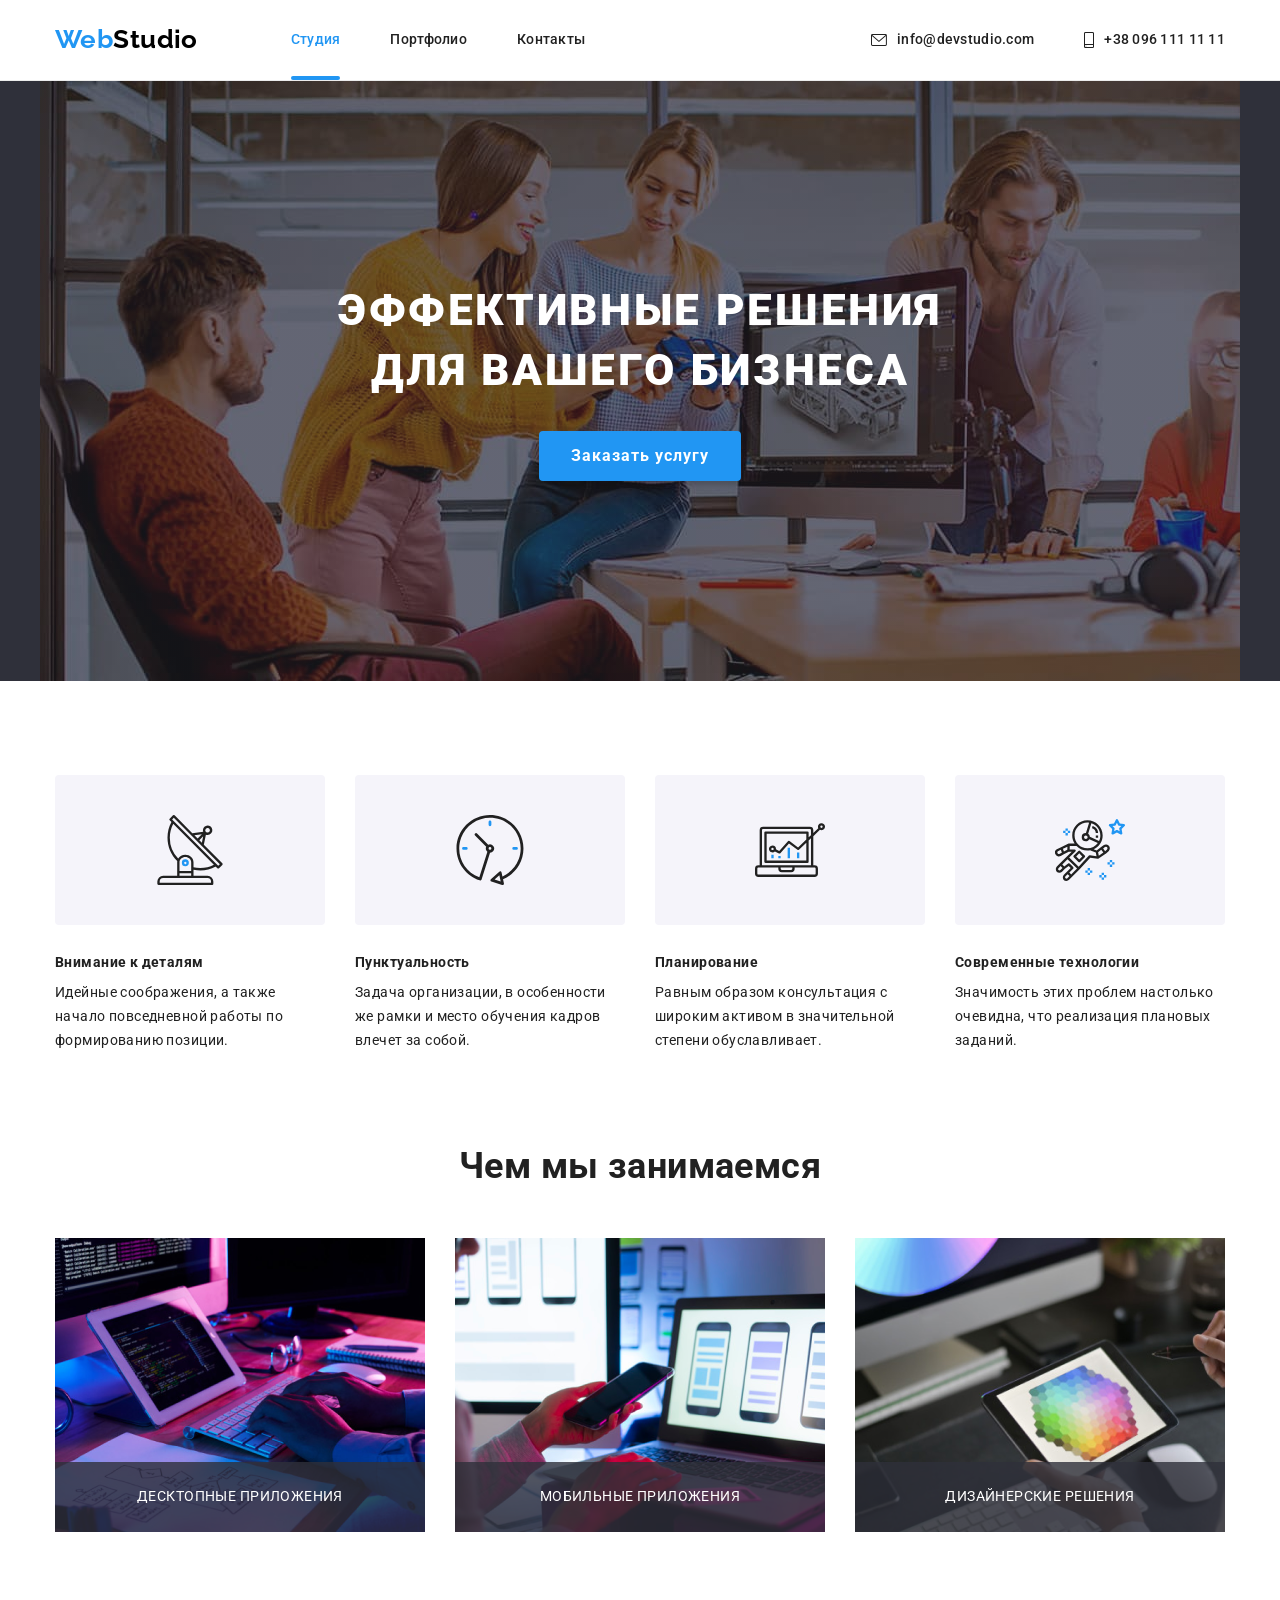
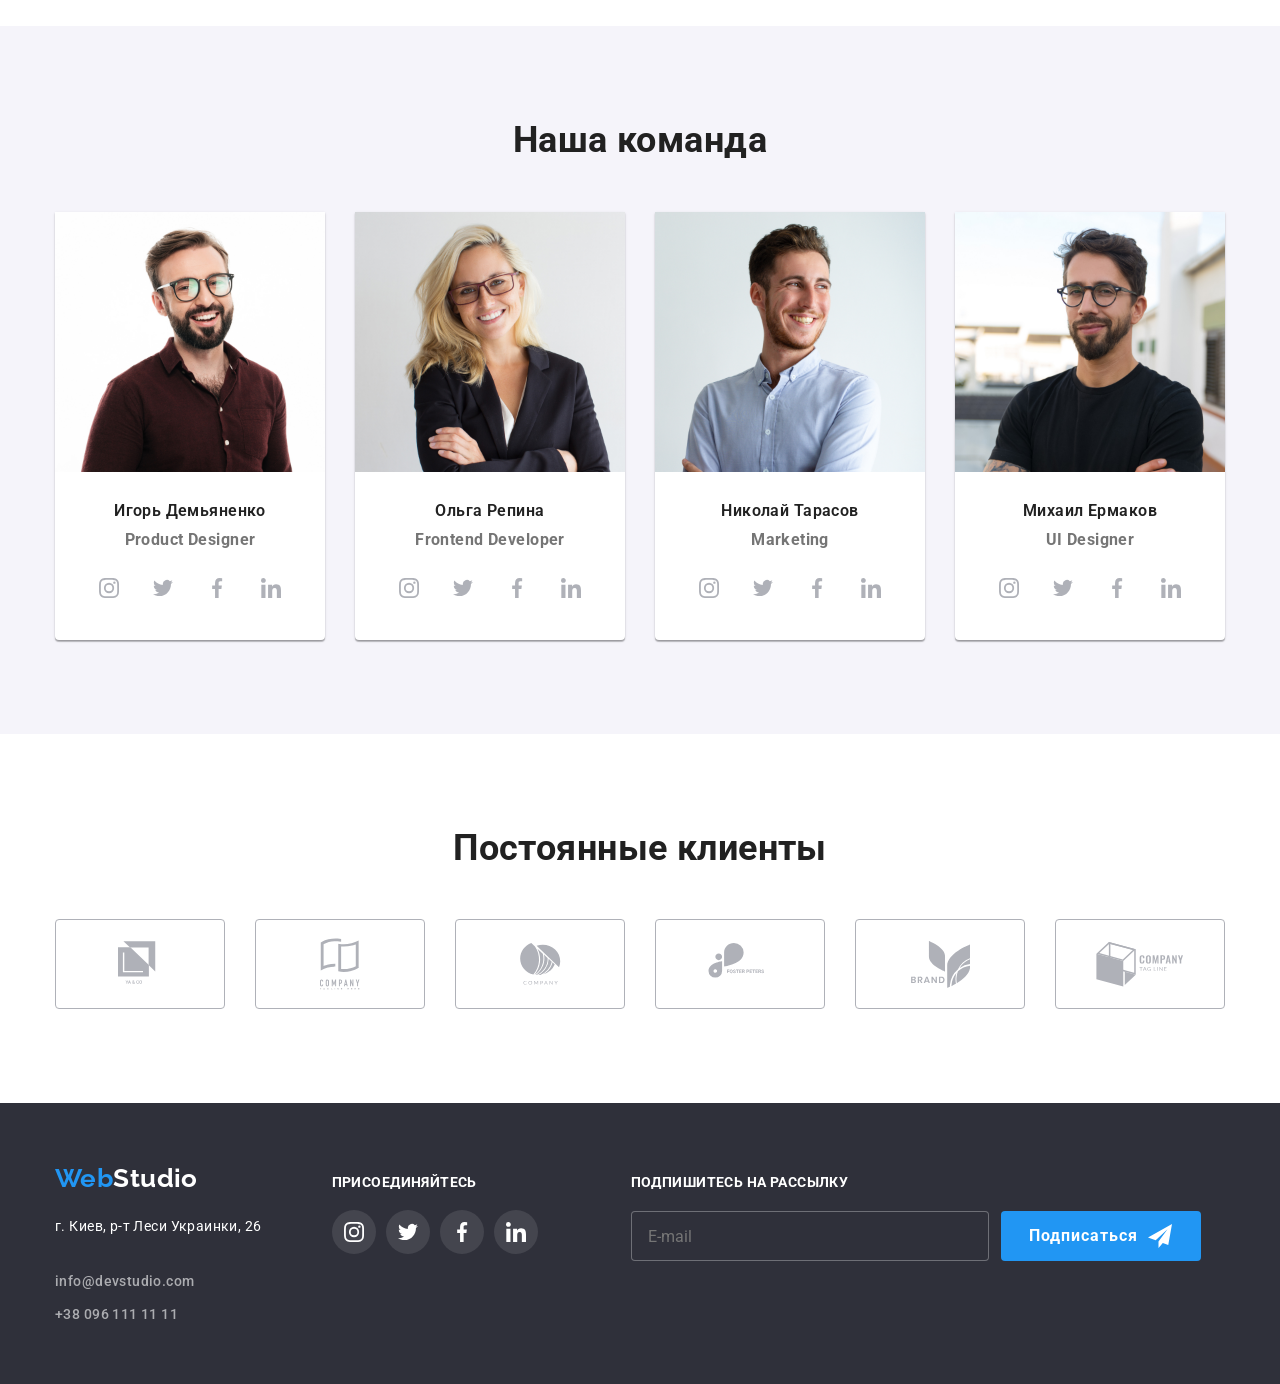
<file: index.html>
<!DOCTYPE html>
<html lang="ru">
  <head>
    <meta charset="UTF-8" />
    <meta name="viewport" content="width=device-width, initial-scale=1.0" />
    <title>WepStudio</title>
    <link rel="preconnect" href="https://fonts.gstatic.com" />
    <link
      href="https://fonts.googleapis.com/css2?family=Raleway:wght@700&family=Roboto:wght@400;700;900&display=swap"
      rel="stylesheet"
    />
    <link rel="stylesheet" href="./css/modern-normalize.css" />
    <link rel="stylesheet" href="./css/styles.css" />
  </head>
  <body>
    <!-- Шапка сайта -->
    <header class="page-header">
      <!-- ===CONTAINER=== -->
      <div class="container">
        <nav class="header-nav">
          <a href="./index.html" class="logo"
            ><span class="logo-web">Web</span>Studio</a
          >

          <ul class="site-nav">
            <li class="item">
              <a href="./index.html" class="link current">Студия</a>
            </li>
            <li class="item">
              <a href="./portfolio.html" class="link">Портфолио</a>
            </li>
            <li class="item"><a href="" class="link">Контакты</a></li>
          </ul>
        </nav>

        <ul class="site-nav-contacts">
          <li class="item">
            <a href="mailto:info@devstudio.com" class="link">
              <svg class="mailto-icon" width="16px" height="12px">
                <use href="./images/icons2.svg#icon-envelope"></use></svg
              >info@devstudio.com</a
            >
          </li>
          <li class="item">
            <a href="tel:+380961111111" class="link">
              <svg class="tel-icon" width="10px" height="16px">
                <use href="./images/icons2.svg#icon-smartphone"></use></svg
              >+38 096 111 11 11</a
            >
          </li>
        </ul>
      </div>
    </header>

    <main>
      <!-- Герой -->
      <!-- ===CONTAINER=== -->

      <section class="hero">
        <div class="container">
          <h1 class="hero-title">
            ЭФФЕКТИВНЫЕ РЕШЕНИЯ <br />ДЛЯ ВАШЕГО БИЗНЕСА
          </h1>
          <button class="hero-studio" data-modal-open>Заказать услугу</button>
        </div>
      </section>
      <!-- Особенности -->
      <!-- ===CONTAINER=== -->

      <section class="section">
        <div class="container">
          <!-- <h2>Особенности</h2> -->

          <ul class="feature">
            <li class="item">
              <div class="container-icon">
                <svg class="feature-icon">
                  <use href="./images/icons2.svg#icon-antenna"></use>
                </svg>
              </div>

              <h3 class="section-title heading">Внимание к деталям</h3>
              <p class="text">
                Идейные соображения, а также начало повседневной работы по
                формированию позиции.
              </p>
            </li>
            <li class="item">
              <div class="container-icon">
                <svg class="feature-icon">
                  <use href="./images/icons2.svg#icon-clock"></use>
                </svg>
              </div>

              <h3 class="section-title heading">Пунктуальность</h3>
              <p class="text">
                Задача организации, в особенности же рамки и место обучения
                кадров влечет за собой.
              </p>
            </li>
            <li class="item">
              <div class="container-icon">
                <svg class="feature-icon">
                  <use href="./images/icons2.svg#icon-diagram"></use>
                </svg>
              </div>

              <h3 class="section-title heading">Планирование</h3>
              <p class="text">
                Равным образом консультация с широким активом в значительной
                степени обуславливает.
              </p>
            </li>
            <li class="item">
              <div class="container-icon">
                <svg class="feature-icon">
                  <use href="./images/icons2.svg#icon-astronaut"></use>
                </svg>
              </div>

              <h3 class="section-title heading">Современные технологии</h3>
              <p class="text">
                Значимость этих проблем настолько очевидна, что реализация
                плановых заданий.
              </p>
            </li>
          </ul>
        </div>
      </section>

      <!-- Чем мы занимаемся -->
      <!-- ===CONTAINER=== -->
      <section class="section">
        <div class="container">
          <h3 class="section-heading">Чем мы занимаемся</h3>

          <ul class="card-set">
            <li class="item">
              <div class="card-set-thumb">
                <img src="./images/box1.png" alt="бокс1" width="370" />
                <p class="card-set-thumb-text">Десктопные приложения</p>
              </div>
            </li>
            <li class="item">
              <div class="card-set-thumb">
                <img src="./images/box2.png" alt="бокс2" width="370" />
                <p class="card-set-thumb-text">Мобильные приложения</p>
              </div>
            </li>
            <li class="item">
              <div class="card-set-thumb">
                <img src="./images/box3.png" alt="бокс3" width="370" />
                <p class="card-set-thumb-text">Дизайнерские решения</p>
              </div>
            </li>
          </ul>
        </div>
      </section>

      <!-- Наша команда -->
      <!-- ===CONTAINER=== -->

      <section class="section-command">
        <div class="container">
          <h3 class="section-heading">Наша команда</h3>

          <ul class="card-group">
            <li class="item">
              <a href="" class="card-group-link"
                ><img
                  src="./images/member1.jpg"
                  alt="Игорь Демьяненко"
                  width="270"
                />
                <h3 class="section-title-group">Игорь Демьяненко</h3>
                <p class="text-group">Product Designer</p>
              </a>
              <div class="social">
                <ul class="social-list">
                  <li class="social-link-icon">
                    <a href="" class="social-link">
                      <svg class="social-icon" width="20px" height="20px">
                        <use href="./images/icons2.svg#icon-instagram"></use>
                      </svg>
                    </a>
                  </li>
                  <li class="social-link-icon">
                    <a href="" class="social-link">
                      <svg class="social-icon" width="20px" height="20px">
                        <use href="./images/icons2.svg#icon-twitter"></use>
                      </svg>
                    </a>
                  </li>
                  <li class="social-link-icon">
                    <a href="" class="social-link">
                      <svg class="social-icon" width="20px" height="20px">
                        <use href="./images/icons2.svg#icon-facebook"></use>
                      </svg>
                    </a>
                  </li>
                  <li class="social-link-icon">
                    <a href="" class="social-link">
                      <svg class="social-icon" width="20px" height="20px">
                        <use href="./images/icons2.svg#icon-linkedin"></use>
                      </svg>
                    </a>
                  </li>
                </ul>
              </div>
            </li>

            <li class="item">
              <a href="" class="card-group-link"
                ><img src="./images/member2.jpg" alt="Ольга Репина" width="270"
              /></a>
              <h3 class="section-title-group">Ольга Репина</h3>
              <p class="text-group">Frontend Developer</p>
              <div class="social">
                <ul class="social-list">
                  <li class="social-link-icon">
                    <a href="" class="social-link">
                      <svg class="social-icon" width="20px" height="20px">
                        <use href="./images/icons2.svg#icon-instagram"></use>
                      </svg>
                    </a>
                  </li>
                  <li class="social-link-icon">
                    <a href="" class="social-link">
                      <svg class="social-icon" width="20px" height="20px">
                        <use href="./images/icons2.svg#icon-twitter"></use>
                      </svg>
                    </a>
                  </li>
                  <li class="social-link-icon">
                    <a href="" class="social-link">
                      <svg class="social-icon" width="20px" height="20px">
                        <use href="./images/icons2.svg#icon-facebook"></use>
                      </svg>
                    </a>
                  </li>
                  <li class="social-link-icon">
                    <a href="" class="social-link">
                      <svg class="social-icon" width="20px" height="20px">
                        <use href="./images/icons2.svg#icon-linkedin"></use>
                      </svg>
                    </a>
                  </li>
                </ul>
              </div>
            </li>

            <li class="item">
              <a href="" class="card-group-link"
                ><img
                  src="./images/member3.jpg"
                  alt="Николай Тарасов"
                  width="270"
              /></a>
              <h3 class="section-title-group">Николай Тарасов</h3>
              <p class="text-group">Marketing</p>
              <div class="social">
                <ul class="social-list">
                  <li class="social-link-icon">
                    <a href="" class="social-link">
                      <svg class="social-icon" width="20px" height="20px">
                        <use href="./images/icons2.svg#icon-instagram"></use>
                      </svg>
                    </a>
                  </li>
                  <li class="social-link-icon">
                    <a href="" class="social-link">
                      <svg class="social-icon" width="20px" height="20px">
                        <use href="./images/icons2.svg#icon-twitter"></use>
                      </svg>
                    </a>
                  </li>
                  <li class="social-link-icon">
                    <a href="" class="social-link">
                      <svg class="social-icon" width="20px" height="20px">
                        <use href="./images/icons2.svg#icon-facebook"></use>
                      </svg>
                    </a>
                  </li>
                  <li class="social-link-icon">
                    <a href="" class="social-link">
                      <svg class="social-icon" width="20px" height="20px">
                        <use href="./images/icons2.svg#icon-linkedin"></use>
                      </svg>
                    </a>
                  </li>
                </ul>
              </div>
            </li>
            <li class="item">
              <a href="" class="card-group-link"
                ><img
                  src="./images/member4.jpg"
                  alt="Михаил Ермаков"
                  width="270"
              /></a>
              <h3 class="section-title-group">Михаил Ермаков</h3>
              <p class="text-group">UI Designer</p>
              <div class="social">
                <ul class="social-list">
                  <li class="social-link-icon">
                    <a href="" class="social-link">
                      <svg class="social-icon" width="20px" height="20px">
                        <use href="./images/icons2.svg#icon-instagram"></use>
                      </svg>
                    </a>
                  </li>
                  <li class="social-link-icon">
                    <a href="" class="social-link">
                      <svg class="social-icon" width="20px" height="20px">
                        <use href="./images/icons2.svg#icon-twitter"></use>
                      </svg>
                    </a>
                  </li>
                  <li class="social-link-icon">
                    <a href="" class="social-link">
                      <svg class="social-icon" width="20px" height="20px">
                        <use href="./images/icons2.svg#icon-facebook"></use>
                      </svg>
                    </a>
                  </li>
                  <li class="social-link-icon">
                    <a href="" class="social-link">
                      <svg class="social-icon" width="20px" height="20px">
                        <use href="./images/icons2.svg#icon-linkedin"></use>
                      </svg>
                    </a>
                  </li>
                </ul>
              </div>
            </li>
          </ul>
        </div>
      </section>

      <!-- Постоянные клиенты -->
      <section class="container">
        <div class="client-container">
          <h2 class="title-client">Постоянные клиенты</h2>

          <ul class="client-list">
            <li class="client-item">
              <a href="" class="client-link">
                <svg class="client-icon" width="44" height="50">
                  <use href="./images/icons2.svg#icon-logo1"></use>
                </svg>
              </a>
            </li>
            <li class="client-item">
              <a href="" class="client-link">
                <svg class="client-icon" width="40" height="52">
                  <use href="./images/icons2.svg#icon-logo2"></use>
                </svg>
              </a>
            </li>
            <li class="client-item">
              <a href="" class="client-link">
                <svg class="client-icon" width="41" height="42">
                  <use href="./images/icons2.svg#icon-logo3"></use>
                </svg>
              </a>
            </li>
            <li class="client-item">
              <a href="" class="client-link">
                <svg class="client-icon" width="80" height="42">
                  <use href="./images/icons2.svg#icon-logo4"></use>
                </svg>
              </a>
            </li>
            <li class="client-item">
              <a href="" class="client-link">
                <svg class="client-icon" width="59" height="47">
                  <use href="./images/icons2.svg#icon-logo5"></use>
                </svg>
              </a>
            </li>
            <li class="client-item">
              <a href="" class="client-link">
                <svg class="client-icon" width="88" height="45">
                  <use href="./images/icons2.svg#icon-logo6"></use>
                </svg>
              </a>
            </li>
          </ul>
        </div>
      </section>
    </main>

    <!-- Футер -->
    <!-- ===CONTAINER=== -->

    <footer class="footer">
      <div class="container">
        <div class="adress-container">
          <a href="./index.html" class="footer-logo"
            ><span class="logo-web">Web</span>Studio</a
          >

          <address id="contacts" class="cont-adress">
            г. Киев, р-т Леси Украинки, 26 <br />
          </address>

          <address class="cont-adress">
            <ul class="footer-contacts">
              <li class="item">
                <a href="mailto:info@devstudio.com" class="link"
                  >info@devstudio.com</a
                >
              </li>
              <li class="item">
                <a href="tel:+380961111111" class="link">+38 096 111 11 11</a>
              </li>
            </ul>
          </address>
        </div>
        <div class="social-footer">
          <h2 class="title-footer">присоединяйтесь</h2>

          <!-- Соц сети -->
          <div>
            <ul class="social-list-footer">
              <li class="social-link-icon-footer">
                <a href="" class="social-link">
                  <svg class="social-icon-foot" width="20px" height="20px">
                    <use href="./images/icons2.svg#icon-instagram"></use>
                  </svg>
                </a>
              </li>
              <li class="social-link-icon-footer">
                <a href="" class="social-link">
                  <svg class="social-icon-foot" width="20px" height="20px">
                    <use href="./images/icons2.svg#icon-twitter"></use>
                  </svg>
                </a>
              </li>
              <li class="social-link-icon-footer">
                <a href="" class="social-link">
                  <svg class="social-icon-foot" width="20px" height="20px">
                    <use href="./images/icons2.svg#icon-facebook"></use>
                  </svg>
                </a>
              </li>
              <li class="social-link-icon-footer">
                <a href="" class="social-link">
                  <svg class="social-icon-foot" width="20px" height="20px">
                    <use href="./images/icons2.svg#icon-linkedin"></use>
                  </svg>
                </a>
              </li>
            </ul>
          </div>
        </div>

        <!-- ---Mailing--- -->
        <div class="mailing-container">
          <p class="mailing-text">Подпишитесь на рассылку</p>
          <form class="mailing-form">
            <label class="mailing-label">
              <input
                class="mailing-input"
                type="email"
                name="email"
                placeholder="E-mail"
              />
            </label>
            <button class="subscribe-btn" type="submit">
              Подписаться
              <svg class="send-icon" width="24" height="24">
                <use href="../images/icons2.svg#icon-send"></use>
              </svg>
            </button>
          </form>
        </div>
      </div>
    </footer>

    <!-- ====Модельное Окно=== -->

    <div class="backdrop is-hidden" data-modal>
      <div class="modal">
        <p class="modal-text">Оставьте свои данные, мы вам перезвоним</p>
        <form class="modal-form">
          <label for="username" class="modal-label">Имя</label>
          <div class="input-wraper">
            <input
              type="text"
              name="username"
              id="username"
              class="modal-input"
            />
            <svg class="input-icon" width="18" height="18">
              <use href="./images/icons2.svg#icon-person-black"></use>
            </svg>
          </div>

          <label for="tel" class="modal-label">Телефон</label>
          <div class="input-wraper">
            <input type="tel" name="tel" id="tel" class="modal-input" />
            <svg class="input-icon" width="18" height="18">
              <use href="./images/icons2.svg#icon-phone-black"></use>
            </svg>
          </div>
          <label for="email" class="modal-label">Почта</label>
          <div class="input-wraper">
            <input type="email" name="email" id="email" class="modal-input" />
            <svg class="input-icon" width="18" height="18">
              <use href="./images/icons2.svg#icon-email-black"></use>
            </svg>
          </div>
          <label class="modal-label">
            Комментарий

            <textarea
              name="feedback"
              rows="10"
              placeholder="Введите текст"
              class="modal-input feedback"
            ></textarea>
          </label>
        </form>

        <form class="checkbox">
          <label class="checkbox-label">
            <input class="checkbox-input" type="checkbox" />
            <span class="checkbox-text"
              >Соглашаюсь с рассылкой и принимаю
              <a class="checkbox-link" href="#">Условия договора</a>
            </span>
            <svg class="check-icon" width="16" height="15">
              <use href="./images/icons2.svg#icon-check"></use>
            </svg>
            <svg class="uncheck-icon" width="16" height="15">
              <use href="./images/icons2.svg#icon-uncheck"></use>
            </svg>
          </label>
        </form>

        <button class="modal-btn" type="submit">Отправить</button>

        <button class="modal-close" data-modal-close>
          <svg class="close-icon" width="18px" height="18px">
            <use href="./images/icons2.svg#icon-close"></use>
          </svg>
        </button>
      </div>
    </div>
    <script src="./js/modal.js"></script>
  </body>
</html>
</file>
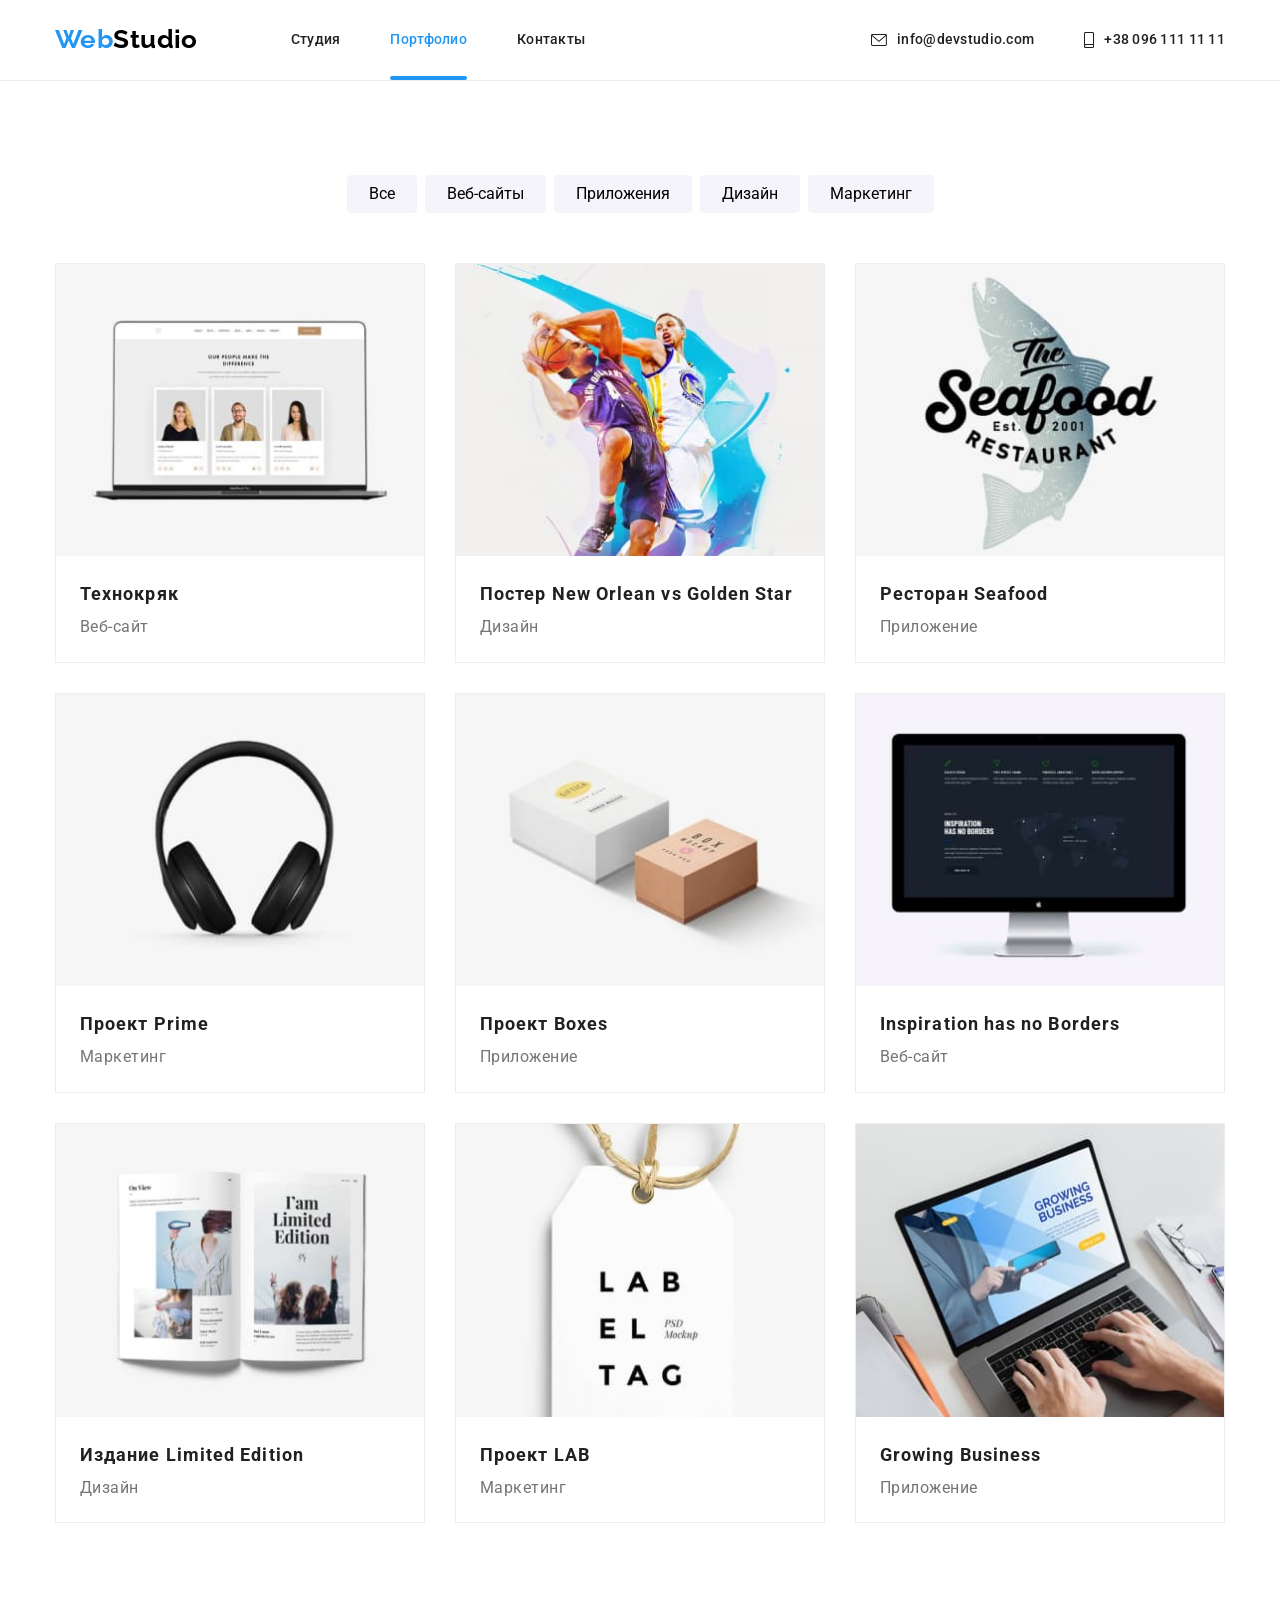
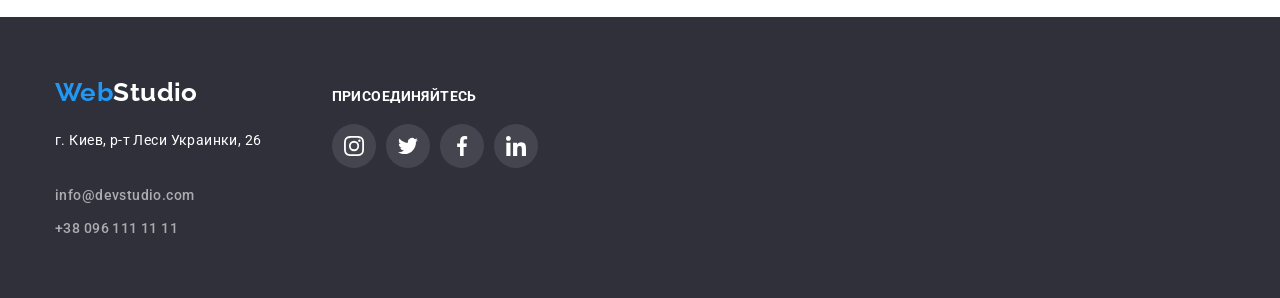
<file: portfolio.html>
<!DOCTYPE html>
<html lang="ru">
  <head>
    <meta charset="UTF-8" />
    <meta name="viewport" content="width=device-width, initial-scale=1.0" />
    <title>WepStudio</title>
    <link rel="preconnect" href="https://fonts.gstatic.com" />
    <link
      href="https://fonts.googleapis.com/css2?family=Raleway:wght@700&family=Roboto:wght@400;700;900&display=swap"
      rel="stylesheet"
    />
    <link rel="stylesheet" href="./css/modern-normalize.css" />
    <link rel="stylesheet" href="./css/styles.css" />
  </head>
  <body>
    <!-- Шапка сайта -->
    <header class="page-header">
      <!-- ===CONTAINER=== -->
      <div class="container">
        <nav class="header-nav">
          <a href="./index.html" class="logo"
            ><span class="logo-web">Web</span>Studio</a
          >

          <ul class="site-nav">
            <li class="item">
              <a href="./index.html" class="link">Студия</a>
            </li>
            <li class="item">
              <a href="./portfolio.html" class="link current">Портфолио</a>
            </li>
            <li class="item"><a href="" class="link">Контакты</a></li>
          </ul>
        </nav>

        <ul class="site-nav-contacts">
          <li class="item">
            <a href="mailto:info@devstudio.com" class="link">
              <svg class="mailto-icon" width="16px" height="12px">
                <use href="./images/icons2.svg#icon-envelope"></use></svg
              >info@devstudio.com</a
            >
          </li>
          <li class="item">
            <a href="tel:+380961111111" class="link">
              <svg class="tel-icon" width="10px" height="16px">
                <use href="./images/icons2.svg#icon-smartphone"></use></svg
              >+38 096 111 11 11</a
            >
          </li>
        </ul>
      </div>
    </header>

    <main>
      <!-- Портфолио   -->
      <div class="container">
        <section class="projects-section">
          <!-- <h1>Фильтр кнопки</h1> -->
          <ul class="btn">
            <li class="item">
              <button type="button" class="btn-filter">Все</button>
            </li>
            <li class="item">
              <button type="button" class="btn-filter">Веб-сайты</button>
            </li>
            <li class="item">
              <button type="button" class="btn-filter">Приложения</button>
            </li>
            <li class="item">
              <button type="button" class="btn-filter">Дизайн</button>
            </li>
            <li class="item">
              <button type="button" class="btn-filter">Маркетинг</button>
            </li>
          </ul>

          <!-- Работы  -->

          <ul class="card-work">
            <li class="item">
              <div class="work-thumb">
                <a class="work-thumb-link" href="">
                  <div class="work-thumb-card">
                    <img
                      src="./images/example of work1.jpg"
                      alt="Технокряк"
                      width="370"
                    />
                    <div class="work-thumb-overlay">
                      <!-- <div class="work-thumb-text-overlay"> -->
                      <p class="work-thumb-text">
                        Технокряк это современная площадка распространения
                        коронавируса. Компании используют эту платформу для
                        цифрового шпионажа и атак на защищённые сервера
                        конкурентов.
                      </p>
                      <!-- </div> -->
                    </div>
                  </div>
                  <div class="card-section">
                    <h2 class="section-work">Технокряк</h2>
                    <p class="work-text">Веб-сайт</p>
                  </div>
                </a>
              </div>
            </li>
            <li class="item">
              <div class="work-thumb">
                <a class="work-thumb-link" href="">
                  <div class="work-thumb-card">
                    <img
                      src="./images/example of work2.jpg"
                      alt="Постер New Orlean vs Golden Star"
                      width="370"
                    />
                    <div class="work-thumb-overlay">
                      <!-- <div class="work-thumb-text-overlay"> -->
                      <p class="work-thumb-text">
                        Технокряк это современная площадка распространения
                        коронавируса. Компании используют эту платформу для
                        цифрового шпионажа и атак на защищённые сервера
                        конкурентов.
                      </p>
                      <!-- </div> -->
                    </div>
                  </div>
                  <div class="card-section">
                    <h2 class="section-work">
                      Постер New Orlean vs Golden Star
                    </h2>
                    <p class="work-text">Дизайн</p>
                  </div>
                </a>
              </div>
            </li>
            <li class="item">
              <div class="work-thumb">
                <a class="work-thumb-link" href="">
                  <div class="work-thumb-card">
                    <img
                      src="./images/example of work3.jpg"
                      alt="Ресторан Seafood"
                      width="370"
                    />
                    <div class="work-thumb-overlay">
                      <!-- <div class="work-thumb-text-overlay"> -->
                      <p class="work-thumb-text">
                        Технокряк это современная площадка распространения
                        коронавируса. Компании используют эту платформу для
                        цифрового шпионажа и атак на защищённые сервера
                        конкурентов.
                      </p>
                      <!-- </div> -->
                    </div>
                  </div>
                  <div class="card-section">
                    <h2 class="section-work">Ресторан Seafood</h2>
                    <p class="work-text">Приложение</p>
                  </div>
                </a>
              </div>
            </li>
            <li class="item">
              <div class="work-thumb">
                <a class="work-thumb-link" href="">
                  <div class="work-thumb-card">
                    <img
                      src="./images/example of work4.jpg"
                      alt="Проект Prime"
                      width="370"
                    />
                    <div class="work-thumb-overlay">
                      <!-- <div class="work-thumb-text-overlay"> -->
                      <p class="work-thumb-text">
                        Технокряк это современная площадка распространения
                        коронавируса. Компании используют эту платформу для
                        цифрового шпионажа и атак на защищённые сервера
                        конкурентов.
                      </p>
                      <!-- </div> -->
                    </div>
                  </div>
                  <div class="card-section">
                    <h2 class="section-work">Проект Prime</h2>
                    <p class="work-text">Маркетинг</p>
                  </div>
                </a>
              </div>
            </li>
            <li class="item">
              <div class="work-thumb">
                <a class="work-thumb-link" href="">
                  <div class="work-thumb-card">
                    <img
                      src="./images/example of work5.jpg"
                      alt="Проект Boxes"
                      width="370"
                    />
                    <div class="work-thumb-overlay">
                      <!-- <div class="work-thumb-text-overlay"> -->
                      <p class="work-thumb-text">
                        Технокряк это современная площадка распространения
                        коронавируса. Компании используют эту платформу для
                        цифрового шпионажа и атак на защищённые сервера
                        конкурентов.
                      </p>
                      <!-- </div> -->
                    </div>
                  </div>
                  <div class="card-section">
                    <h2 class="section-work">Проект Boxes</h2>
                    <p class="work-text">Приложение</p>
                  </div>
                </a>
              </div>
            </li>
            <li class="item">
              <div class="work-thumb">
                <a class="work-thumb-link" href="">
                  <div class="work-thumb-card">
                    <img
                      src="./images/example of work6.jpg"
                      alt="Inspiration has no Borders"
                      width="370"
                    />
                    <div class="work-thumb-overlay">
                      <!-- <div class="work-thumb-text-overlay"> -->
                      <p class="work-thumb-text">
                        Технокряк это современная площадка распространения
                        коронавируса. Компании используют эту платформу для
                        цифрового шпионажа и атак на защищённые сервера
                        конкурентов.
                      </p>
                      <!-- </div> -->
                    </div>
                  </div>
                  <div class="card-section">
                    <h2 class="section-work">Inspiration has no Borders</h2>
                    <p class="work-text">Веб-сайт</p>
                  </div>
                </a>
              </div>
            </li>
            <li class="item">
              <div class="work-thumb">
                <a class="work-thumb-link" href="">
                  <div class="work-thumb-card">
                    <img
                      src="./images/example of work7.jpg"
                      alt="Издание Limited Edition"
                      width="370"
                    />
                    <div class="work-thumb-overlay">
                      <!-- <div class="work-thumb-text-overlay"> -->
                      <p class="work-thumb-text">
                        Технокряк это современная площадка распространения
                        коронавируса. Компании используют эту платформу для
                        цифрового шпионажа и атак на защищённые сервера
                        конкурентов.
                      </p>
                      <!-- </div> -->
                    </div>
                  </div>
                  <div class="card-section">
                    <h2 class="section-work">Издание Limited Edition</h2>
                    <p class="work-text">Дизайн</p>
                  </div>
                </a>
              </div>
            </li>
            <li class="item">
              <div class="work-thumb">
                <a class="work-thumb-link" href="">
                  <div class="work-thumb-card">
                    <img
                      src="./images/example of work8.jpg"
                      alt="Проект LAB"
                      width="370"
                    />
                    <div class="work-thumb-overlay">
                      <!-- <div class="work-thumb-text-overlay"> -->
                      <p class="work-thumb-text">
                        Технокряк это современная площадка распространения
                        коронавируса. Компании используют эту платформу для
                        цифрового шпионажа и атак на защищённые сервера
                        конкурентов.
                      </p>
                      <!-- </div> -->
                    </div>
                  </div>
                  <div class="card-section">
                    <h2 class="section-work">Проект LAB</h2>
                    <p class="work-text">Маркетинг</p>
                  </div>
                </a>
              </div>
            </li>
            <li class="item">
              <div class="work-thumb">
                <a class="work-thumb-link" href="">
                  <div class="work-thumb-card">
                    <img
                      src="./images/example of work9.jpg"
                      alt="Growing Business"
                      width="370"
                    />
                    <div class="work-thumb-overlay">
                      <!-- <div class="work-thumb-text-overlay"> -->
                      <p class="work-thumb-text">
                        Технокряк это современная площадка распространения
                        коронавируса. Компании используют эту платформу для
                        цифрового шпионажа и атак на защищённые сервера
                        конкурентов.
                      </p>
                      <!-- </div> -->
                    </div>
                  </div>
                  <div class="card-section">
                    <h2 class="section-work">Growing Business</h2>
                    <p class="work-text">Приложение</p>
                  </div>
                </a>
              </div>
            </li>
          </ul>
        </section>
      </div>
    </main>
    <!-- Футер -->
    <!-- ===CONTAINER=== -->

    <footer class="footer">
      <div class="container">
        <div class="adress-container">
          <a href="./index.html" class="footer-logo"
            ><span class="logo-web">Web</span>Studio</a
          >

          <address id="contacts" class="cont-adress">
            г. Киев, р-т Леси Украинки, 26 <br />
          </address>

          <address class="cont-adress">
            <ul class="footer-contacts">
              <li class="item">
                <a href="mailto:info@devstudio.com" class="link"
                  >info@devstudio.com</a
                >
              </li>
              <li class="item">
                <a href="tel:+380961111111" class="link">+38 096 111 11 11</a>
              </li>
            </ul>
          </address>
        </div>
        <div class="social-footer">
          <h2 class="title-footer">присоединяйтесь</h2>

          <!-- Соц сети -->
          <div>
            <ul class="social-list-footer">
              <li class="social-link-icon-footer">
                <a href="" class="social-link">
                  <svg class="social-icon-foot" width="20px" height="20px">
                    <use href="./images/icons2.svg#icon-instagram"></use>
                  </svg>
                </a>
              </li>
              <li class="social-link-icon-footer">
                <a href="" class="social-link">
                  <svg class="social-icon-foot" width="20px" height="20px">
                    <use href="./images/icons2.svg#icon-twitter"></use>
                  </svg>
                </a>
              </li>
              <li class="social-link-icon-footer">
                <a href="" class="social-link">
                  <svg class="social-icon-foot" width="20px" height="20px">
                    <use href="./images/icons2.svg#icon-facebook"></use>
                  </svg>
                </a>
              </li>
              <li class="social-link-icon-footer">
                <a href="" class="social-link">
                  <svg class="social-icon-foot" width="20px" height="20px">
                    <use href="./images/icons2.svg#icon-linkedin"></use>
                  </svg>
                </a>
              </li>
            </ul>
          </div>
        </div>
      </div>
    </footer>
  </body>
</html>
</file>
<file: css/styles.css>
/* основной цвет текста #757575 */
/* вторичный цвет текста #212121 */

h1,
h2,
h3,
h4,
h5,
h6,
p {
  margin-top: 0;
  margin-bottom: 0;
  color: #212121;
}

img {
  display: block;
  max-width: 100%;
  height: auto;
}

*,
*::before,
*::after {
  box-sizing: border-box;
}

:root {
  --primary-text-color: #757575;
  --tittle-text-color: #212121;
}

body {
  background-color: #ffffff;
  color: var(--primary-text-color);
  font-family: Roboto, sans-serif;
  font-size: 14px;
  line-height: 1.7;
  letter-spacing: 0.03em;
}

/* ====Контейнер==== */
.container {
  /* outline: 2px solid black; */
  width: 1200px;
  margin: 0 auto;
  padding: 0 15px;
}

.logo {
  color: #000000;
  font-family: Raleway, sans-serif;
  font-weight: bold;
  font-size: 26px;
  line-height: 1.19;
  text-decoration: none;
  padding-top: 24px;
  padding-bottom: 25px;
}

.logo-web {
  color: #2196f3;
}

ul {
  padding: 0;
  margin: 0;
  list-style: none;
}

/* ===Header=== */
.page-header {
  border-bottom: 1px solid #ececec;
}

.page-header .container {
  display: flex;
  align-items: center;
  margin-bottom: 0;
  justify-content: space-between;
}

.header-nav {
  display: flex;
  align-items: center;
}

.site-nav > .item:not(:last-child) {
  margin-right: 50px;
}

.site-nav {
  display: flex;
  margin-left: 93px;
}

.site-nav-contacts {
  display: flex;
  align-items: center;
}

.site-nav-contacts > .item:not(:last-child) {
  margin-right: 50px;
}

/* Site nav */

.site-nav .link,
.site-nav-contacts .link,
.footer-contacts .link {
  color: var(--tittle-text-color);
  font-weight: 500;
  font-size: 14px;
  line-height: 1.14;
  letter-spacing: 0.02em;
  text-decoration: none;
}

.site-nav .link {
  padding-top: 32px;
  padding-bottom: 32px;
  position: relative;
}

.site-nav-contacts .link:hover,
.site-nav-contacts .link:focus {
  color: #2196f3;
  transition: color 250ms cubic-bezier(0.4, 0, 0.2, 1);
}

.site-nav .link:hover,
.site-nav .link:focus {
  color: #2196f3;
  transition: color 250ms cubic-bezier(0.4, 0, 0.2, 1);
}

.site-nav .link.current::after {
  position: absolute;
  bottom: 0;
  content: '';
  display: block;
  width: 100%;
  height: 4px;
  margin-top: 28px;
  background-color: #2196f3;
  border-radius: 2px;
}

.site-nav .link.current {
  color: #2196f3;
  position: relative;
}

.item .link {
  display: flex;
  align-items: center;
}

.mailto-icon,
.tel-icon {
  margin-right: 10px;
  fill: currentColor;
}

/* hero */
.hero {
  background-color: #2f303a;

  background-repeat: no-repeat;
  background-position: center;
}

.hero .container {
  max-width: 1600px;
  min-height: 600px;
  margin-left: auto;
  margin-right: auto;
  text-align: center;
  display: flex;
  flex-direction: column;
  justify-content: center;
  align-items: center;
  background-image: linear-gradient(
      to right,
      rgba(47, 48, 58, 0.4),
      rgba(47, 48, 58, 0.4)
    ),
    url('../images/hero.jpg');
}

.hero-title {
  color: #ffffff;
  font-weight: 900;
  font-size: 44px;
  line-height: 1.36;

  letter-spacing: 0.06em;
  text-align: center;
  margin-top: 200px;
  margin-bottom: 30px;
}

/* Кнопка заказать услугу */
.hero-studio {
  display: block;
  margin-bottom: 200px;
  padding: 10px 32px;
  text-decoration: none;
  font-weight: 700;
  color: #ffffff;
  font-size: 16px;
  line-height: 1.87;
  letter-spacing: 0.06em;
  background-color: #2196f3;
  box-shadow: 0px 4px 4px rgba(0, 0, 0, 0.15);
  border-radius: 4px;
  border: none;
  text-align: center;
  cursor: pointer;
}

/* Section  */

/* ====Особенности==== */

.section {
  padding-top: 94px;
}

.section-title.heading {
  padding-top: 30px;
}

.container-icon {
  display: block;
  flex-wrap: wrap;
  background-color: #f5f4fa;
  border-radius: 4px;
}

.feature-icon {
  width: 70px;
  margin: auto;
  display: flex;
}

.feature {
  display: flex;
  flex-wrap: wrap;

  margin-left: -30px;
}

.feature > .item {
  flex-basis: calc(100% / 4 - 30px);
  margin-left: 30px;
}

.card-set {
  display: flex;
  flex-wrap: wrap;
  padding-bottom: 94px;
  padding-top: 50px;
  margin-left: -30px;
}

.card-set > .item {
  flex-basis: calc(100% / 3 - 30px);
  margin-left: 30px;
}

.card-set-thumb {
  position: relative;
}

.card-set-thumb-text {
  position: absolute;
  bottom: 0;
  width: 100%;
  height: 70px;
  display: flex;
  justify-content: center;
  align-items: center;
  background-color: rgba(47, 48, 58, 0.8);
  color: #ffffff;
  font-size: 14px;
  line-height: 1.14;
  text-transform: uppercase;
}

.section-heading,
.section-title-group,
.text-group,
.title-client {
  color: #212121;
  font-weight: 700;
  font-size: 36px;
  line-height: 1.16;
  text-align: center;
}

.card-group {
  padding-bottom: 16px;
}

.section-title {
  margin-top: 0;
  margin-bottom: 10px;
  color: var(--tittle-text-color);
  font-weight: 700;
  font-size: 14px;
  line-height: 1.14;
}

.section .text {
  margin-top: 0;
  margin-bottom: 0;
  font-weight: 400;
  font-size: 14px;
  line-height: 1.7;
}

.section-title-group {
  color: #212121;
  font-weight: 600;
  font-size: 16px;
  line-height: 1.18;
  padding-top: 30px;
  padding-bottom: 10px;
}

.card-group .item,
.card-group-link {
  background-color: #ffffff;
  text-decoration: none;
}

.card-group {
  display: flex;
  flex-wrap: wrap;
  padding-top: 50px;
  padding-bottom: 94px;
  margin-left: -30px;
}

.card-group > .item {
  flex-basis: calc(100% / 4 - 30px);
  margin-left: 30px;
}

.section-command {
  background-color: #f5f4fa;
}

.section-command .container {
  padding-top: 94px;
}

.section-command .text-group {
  color: #757575;
  font-size: 16px;
  line-height: 1.18;
}

.section-command .item {
  box-shadow: 0px 1px 3px rgba(0, 0, 0, 0.12), 0px 1px 1px rgba(0, 0, 0, 0.14),
    0px 2px 1px rgba(0, 0, 0, 0.2);
  border-radius: 0px 0px 4px 4px;
}

.social-list {
  display: flex;
  justify-content: space-between;
  text-align: center;
  padding: 16px 32px 30px 32px;
}

.social-link {
  display: flex;
  align-items: center;
  justify-content: center;
  border-radius: 50%;
  width: 44px;
  height: 44px;
  fill: #afb1b8;
}

.social-link:hover,
.social-link:focus {
  background-color: #2196f3;
  fill: #ffffff;
}

/* Портфолио */
.projects-section {
  padding-top: 94px;
  padding-bottom: 94px;
}

.btn {
  display: flex;
  align-items: center;
  justify-content: center;
  margin-bottom: 50px;
}

/* Кнопки фильтров */
.btn-filter {
  border: none;
  padding: 6px 22px;
  font-size: 16px;
  line-height: 1.6;
  text-align: center;
  border-radius: 4px;
  background: #f5f4fa;
}

.btn .item:not(:last-child) {
  margin-right: 8px;
}

.btn-filter:hover,
.btn-filter:focus {
  color: #ffffff;
  background-color: #2196f3;
  box-shadow: 0px 3px 1px rgba(0, 0, 0, 0.1), 0px 1px 2px rgba(0, 0, 0, 0.08),
    0px 2px 2px rgba(0, 0, 0, 0.12);
  border-radius: 4px;
  transition: background-color 250ms cubic-bezier(0.4, 0, 0.2, 1),
    color 250ms cubic-bezier(0.4, 0, 0.2, 1);
}

.card-work {
  display: flex;
  flex-wrap: wrap;

  margin-left: -30px;
  margin-top: -30px;
}

.card-work > .item {
  flex-basis: calc((100% - 90px) / 3);
  margin-left: 30px;
  margin-top: 30px;
  border: 1px solid #eeeeee;
}

.card-work .item:hover,
.card-work .item:focus {
  box-shadow: 0px 1px 1px rgba(0, 0, 0, 0.12), 0px 4px 4px rgba(0, 0, 0, 0.06),
    1px 4px 6px rgba(0, 0, 0, 0.16);
  transition: box-shadow 250ms cubic-bezier(0.4, 0, 0.2, 1);
}

/* ===Overlay=== */

.work-thumb-link {
  text-decoration: none;
}

/* .work-thumb-card:hover .work-thumb-text-overlay {
  opacity: 1;
  transition: transform 250ms cubic-bezier(0.4, 0, 0.2, 1);
} */

.work-thumb {
  position: relative;
  overflow: hidden;
}

.work-thumb-card {
  overflow: hidden;
  position: relative;
}

.work-thumb-overlay {
  position: absolute;
  top: 0;
  left: 0;
  width: 100%;
  height: 100%;
  background-color: rgba(33, 150, 243, 0.9);
  transform: translateY(100%);
  transition: transform 250ms cubic-bezier(0.4, 0, 0.2, 1);
  opacity: 0;
}

.work-thumb:hover .work-thumb-overlay {
  opacity: 1;
  transform: translateY(0);
  transition: transform 250ms cubic-bezier(0.4, 0, 0.2, 1);
}

.work-thumb-text {
  margin: 0;
  padding: 63px 20px;
  font-size: 18px;
  line-height: 28px;
  letter-spacing: 0.03em;
  color: #ffffff;
}

.hero-btn {
  border: none;
}

.card-section {
  padding: 20px 24px;
}

.section-work {
  color: #212121;
  font-weight: 700;
  font-size: 18px;
  line-height: 2;
  letter-spacing: 0.06em;
}

.work-text {
  color: #757575;
  font-size: 16px;
  line-height: 1.87;
  letter-spacing: 0.03em;
}

/* ====Постоянные клиенты=== */

.client-container {
  padding-top: 94px;
  padding-bottom: 94px;
}

.client-list {
  display: flex;
  align-items: center;
  margin-top: 50px;
}

.client-item {
  height: 90px;
  width: 170px;
}

.client-item:not(:first-child) {
  margin-left: 30px;
}

.client-link {
  display: flex;
  align-items: center;
  justify-content: center;
  width: 100%;
  height: 100%;
  border: 1px solid #afb1b8;
  border-radius: 4px;
  fill: #afb1b8;
}

.client-link:hover,
.client-link:focus {
  border: 1px solid #2196f3;
  border-radius: 4px;
  fill: #2196f3;
  transition: fill 250ms cubic-bezier(0.4, 0, 0.2, 1),
    border 250ms cubic-bezier(0.4, 0, 0.2, 1),
    border-radius 250ms cubic-bezier(0.4, 0, 0.2, 1);
}

/* ====Footer=== */
.footer {
  background-color: #2f303a;
}

.footer .container {
  display: flex;
  align-items: baseline;
}

.title-footer {
  font-weight: bold;
  font-size: 14px;
  letter-spacing: 0.03em;
  line-height: 16px;
  text-transform: uppercase;
  color: #ffffff;
}

.social-list-footer {
  display: flex;
  justify-content: space-between;
  text-align: center;
  padding-top: 20px;
  width: 206px;
}

.social-footer {
  padding-left: 70px;
  align-items: baseline;
}

.social-icon-foot {
  fill: #ffffff;
}

.social-link-icon-footer {
  background: rgba(255, 255, 255, 0.1);
  border-radius: 50%;
}

.footer .adress-container {
  padding-top: 60px;
  display: flex;
  flex-direction: column;
  justify-content: flex-start;
  align-items: flex-start;
}

.footer-logo {
  color: #ffffff;
  font-family: Raleway, sans-serif;
  font-weight: bold;
  font-size: 26px;
  line-height: 1.19;
  text-decoration: none;
  padding-bottom: 20px;
}

.footer-contacts {
  padding-top: 22px;
  padding-bottom: 58px;
}

.footer-contacts .link {
  font-size: 14px;
  line-height: 24px;

  letter-spacing: 0.03em;

  color: rgba(255, 255, 255, 0.6);
}

.footer-contacts .item {
  padding-top: 9px;
}

.cont-adress {
  font-size: 14px;
  line-height: 24px;
  letter-spacing: 0.03em;
  color: #ffffff;
}

.footer-contacts .link:hover,
.footer-contacts .link:focus {
  color: #2196f3;
  transition: color 250ms cubic-bezier(0.4, 0, 0.2, 1);
}

/* ====Mailing==== */
.mailing-container {
  margin-left: 93px;
}

.mailing-text {
  margin: 0;
  padding: 0;
  color: #ffffff;
  font-weight: 700;
  font-size: 14px;
  line-height: 1.14;
  text-transform: uppercase;
}

.mailing-form {
  display: flex;
  align-items: center;
  justify-content: center;
  margin-top: 20px;
}

.mailing-label {
  display: inline-block;
}

.mailing-input {
  padding: 15px 16px;
  width: 358px;
  height: 50px;
  background-color: #2f303a;
  border: 1px solid rgba(255, 255, 255, 0.3);
  border-radius: 4px;
  color: rgba(255, 255, 255, 0.6);
  font-size: 16px;
  line-height: 1.25;
}

.subscribe-btn {
  display: flex;
  justify-content: center;
  align-items: center;
  margin-left: 12px;
  padding-top: 10px;
  padding-bottom: 10px;
  width: 200px;
  height: 50px;
  color: #ffffff;
  background-color: #2196f3;
  font-weight: 700;
  font-size: 16px;
  line-height: 1.87;
  letter-spacing: 0.06em;
  border: 1px solid transparent;
  border-radius: 4px;
}

.send-icon {
  margin-left: 10px;
  fill: currentColor;
}

/* ===Модельное окно=== */

.backdrop {
  position: fixed;
  top: 0;
  left: 0;
  width: 100%;
  height: 100%;
  background: rgba(0, 0, 0, 0.2);
  opacity: 1;
  transition: opacity 250ms cubic-bezier(0.4, 0, 0.2, 1);
}

.backdrop.is-hidden {
  opacity: 0;
  pointer-events: none;
}

.backdrop.is-hidden .modal {
  transform: translate(-50%, -50%) scale(1.1);
}

.modal {
  /* outline: 2px solid red; */
  position: absolute;
  top: 50%;
  left: 50%;
  transform: translate(-50%, -50%) scale(1.1);
  overflow: auto;
  padding: 40px;
  max-width: 528px;
  width: 100%;
  max-height: 100vh;
  background-color: #ffffff;
  box-shadow: 0px 1px 3px rgba(0, 0, 0, 0.12), 0px 1px 1px rgba(0, 0, 0, 0.14),
    0px 2px 1px rgba(0, 0, 0, 0.2);
  border-radius: 4px;
  transition: opacity 250ms cubic-bezier(0.4, 0, 0.2, 1);
}

.modal-close {
  position: absolute;
  top: 8px;
  right: 8px;
  display: flex;
  align-items: center;
  justify-content: center;
  width: 30px;
  height: 30px;
  margin-left: auto;
  background: #ffffff;
  border: 1px solid rgba(0, 0, 0, 0.1);
  border-radius: 50%;
  cursor: pointer;
}

.modal-close:hover,
.modal-close:focus {
  background: #ffffff;
  border: 1px solid rgba(0, 0, 0, 0.1);
}

.modal-text {
  margin: 0;
  padding: 0;
  font-weight: 700;
  font-size: 20px;
  line-height: 1.15;
}

.modal-form {
  display: flex;
  flex-direction: column;
  margin-top: 12px;
}

.modal-label:not(:first-child) {
  margin-top: 10px;
}

.modal-label {
  display: flex;
  flex-direction: column;
  font-weight: normal;
  font-size: 12px;
  line-height: 1.16;
  letter-spacing: 0.01em;
  color: #757575;
}

.input-wraper {
  position: relative;
}

.modal-input:focus {
  border: 1px solid #2196f3;
  outline: none;
}

.modal-input:focus ~ .input-icon {
  border-radius: 4px;
  fill: #2196f3;
}

.modal-input {
  margin-top: 4px;
  padding: 11px 42px;
  width: 100%;
  border: 1px solid rgba(33, 33, 33, 0.2);
  border-radius: 4px;
  transition: border-color 250ms cubic-bezier(0.4, 0, 0.2, 1);
}

.input-icon {
  position: absolute;
  top: 50%;
  left: 12px;
  transform: translateY(-50%);
  fill: #212121;
  transition: fill 250ms cubic-bezier(0.4, 0, 0.2, 1);
}

.modal-input.feedback {
  padding: 12px 16px;
  resize: none;
}

/* ==Checkbox=== */

.checkbox {
  margin-top: 20px;
}

.checkbox-label {
  position: relative;
  display: flex;
  align-items: center;
  justify-content: center;
}

.checkbox-input {
  position: absolute;
  width: 1px;
  height: 1px;
  margin: -1px;
  border: 0;
  padding: 0;
  white-space: nowrap;
  clip-path: inset(100%);
  clip: rect(0 0 0 0);
  overflow: hidden;
}

.checkbox-text {
  margin-left: 7px;
  color: #757575;
  font-size: 14px;
  line-height: 1.71;
}

.checkbox-link {
  color: #2196f3;
  text-decoration: underline;
}

.check-icon {
  opacity: 0;
}

.checkbox-input:checked ~ .check-icon {
  opacity: 1;
}

.checkbox-input:checked ~ .uncheck-icon {
  opacity: 0;
}

.check-icon,
.uncheck-icon {
  position: absolute;
  top: 50%;
  left: 0px;
  transform: translateY(-50%);
  transition: opacity 250ms cubic-bezier(0.4, 0, 0.2, 1);
}

.modal-btn {
  display: block;
  margin-top: 30px;
  margin-left: auto;
  margin-right: auto;
  padding: 10px 55px;
  color: #ffffff;
  background-color: #2196f3;
  border: 1px solid transparent;
  border-radius: 4px;
  box-shadow: 0px 4px 4px rgb(0 0 0 / 15%);
  transition: background-color 250ms cubic-bezier(0.4, 0, 0.2, 1);
}
</file>
